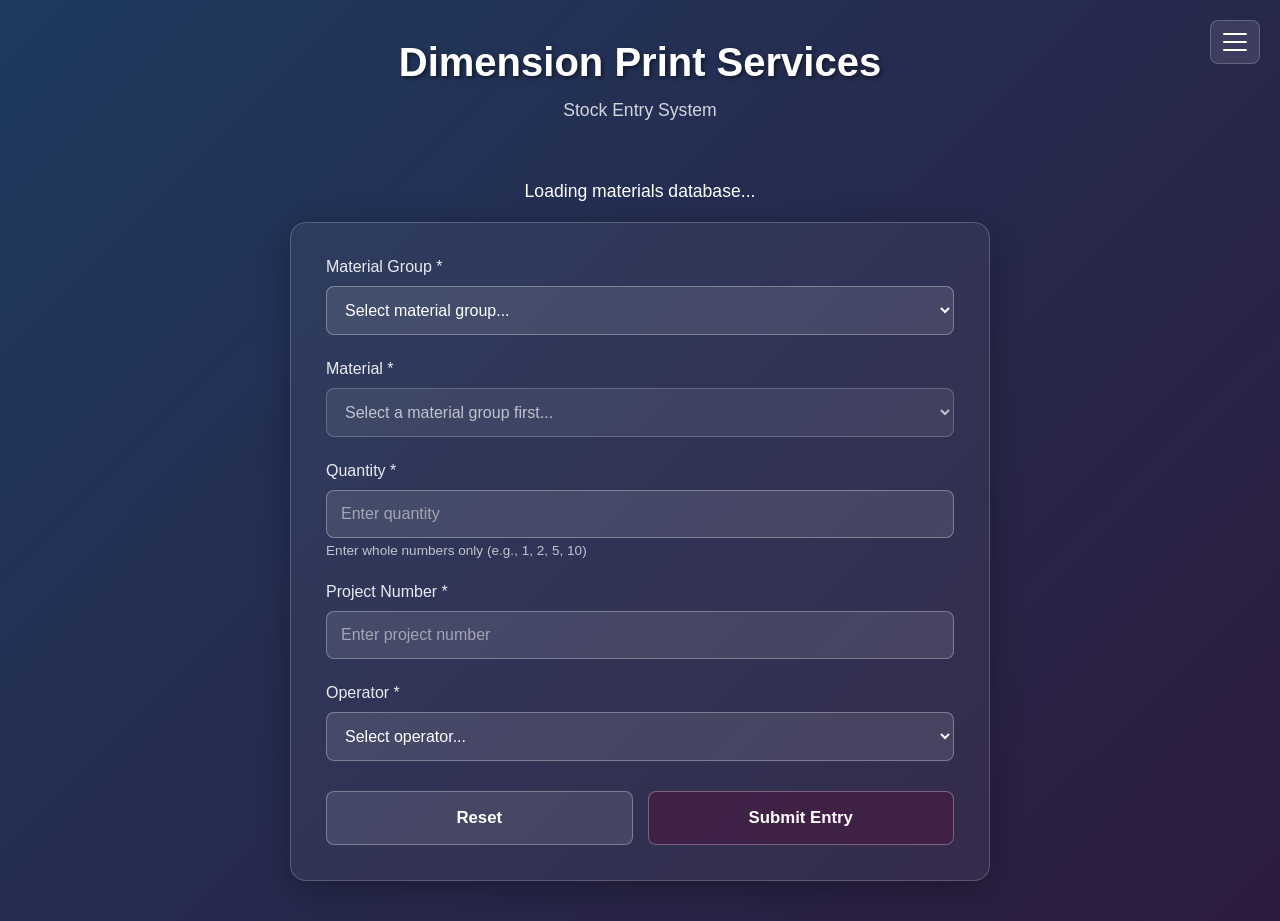
<file: desktop-entry.html>
<!DOCTYPE html>
<html lang="en">
<head>
    <meta charset="UTF-8">
    <meta name="viewport" content="width=device-width, initial-scale=1.0">
    <title>Stock Entry - Dimension Print Services</title>
    <style>
        * {
            margin: 0;
            padding: 0;
            box-sizing: border-box;
        }

        body {
            font-family: -apple-system, BlinkMacSystemFont, 'Segoe UI', Roboto, sans-serif;
            background: linear-gradient(135deg, #1e3a5f 0%, #2d1b3d 25%, #4a1942 50%, #2d1b3d 75%, #1e3a5f 100%);
            background-size: 400% 400%;
            animation: gradientShift 15s ease infinite;
            min-height: 100vh;
            color: white;
            padding: 40px 20px;
            transition: background 0.5s ease;
        }

        body.error {
            background: linear-gradient(135deg, #4a1515 0%, #2d1b1b 50%, #4a1515 100%);
        }

        body.success {
            background: linear-gradient(135deg, #1e3a5f 0%, #2d1b3d 25%, #4a1942 50%, #2d1b3d 75%, #1e3a5f 100%);
        }

        @keyframes gradientShift {
            0% { background-position: 0% 50%; }
            50% { background-position: 100% 50%; }
            100% { background-position: 0% 50%; }
        }

        .container {
            max-width: 700px;
            margin: 0 auto;
        }

        h1 {
            text-align: center;
            font-size: 2.5rem;
            margin-bottom: 15px;
            text-shadow: 2px 2px 4px rgba(0,0,0,0.5);
        }

        .subtitle {
            text-align: center;
            font-size: 1.1rem;
            margin-bottom: 40px;
            opacity: 0.8;
        }

        .form-card {
            background: rgba(255, 255, 255, 0.05);
            border: 1px solid rgba(255, 255, 255, 0.2);
            border-radius: 16px;
            padding: 35px;
            box-shadow: 0 8px 32px rgba(0, 0, 0, 0.3);
        }

        .form-group {
            margin-bottom: 25px;
        }

        label {
            display: block;
            font-size: 1rem;
            margin-bottom: 10px;
            opacity: 0.9;
            font-weight: 500;
        }

        select, input {
            width: 100%;
            padding: 14px;
            font-size: 1rem;
            background: rgba(255, 255, 255, 0.1);
            border: 1px solid rgba(255, 255, 255, 0.3);
            border-radius: 8px;
            color: white;
            transition: all 0.3s ease;
        }

        select:focus, input:focus {
            outline: none;
            background: rgba(255, 255, 255, 0.15);
            border-color: rgba(255, 255, 255, 0.5);
        }

        select option {
            background: #2d1b3d;
            color: white;
            padding: 10px;
        }

        input::placeholder {
            color: rgba(255, 255, 255, 0.5);
        }

        .button-group {
            display: grid;
            grid-template-columns: 1fr 1fr;
            gap: 15px;
            margin-top: 30px;
        }

        button {
            padding: 16px;
            font-size: 1.05rem;
            border: 1px solid rgba(255, 255, 255, 0.3);
            border-radius: 8px;
            cursor: pointer;
            transition: all 0.3s ease;
            font-weight: 600;
        }

        .submit-btn {
            background: rgba(74, 25, 66, 0.6);
            color: white;
        }

        .submit-btn:hover {
            background: rgba(74, 25, 66, 0.8);
            border-color: rgba(255, 255, 255, 0.5);
            transform: translateY(-2px);
        }

        .reset-btn {
            background: rgba(255, 255, 255, 0.1);
            color: white;
        }

        .reset-btn:hover {
            background: rgba(255, 255, 255, 0.2);
            border-color: rgba(255, 255, 255, 0.5);
        }

        .status-message {
            text-align: center;
            padding: 18px;
            border-radius: 8px;
            margin-top: 25px;
            display: none;
            font-size: 1.1rem;
            font-weight: 500;
        }

        .status-message.show {
            display: block;
        }

        .status-message.error {
            background: rgba(220, 53, 69, 0.3);
            border: 1px solid rgba(220, 53, 69, 0.5);
        }

        .status-message.success {
            background: rgba(40, 167, 69, 0.3);
            border: 1px solid rgba(40, 167, 69, 0.5);
        }

        .warning-icon {
            font-size: 3rem;
            margin-bottom: 10px;
            display: none;
        }

        body.error .warning-icon {
            display: block;
        }

        .helper-text {
            font-size: 0.85rem;
            opacity: 0.7;
            margin-top: 5px;
        }

        /* Burger Menu Styles */
        .burger-menu {
            position: fixed;
            top: 20px;
            right: 20px;
            z-index: 1000;
            cursor: pointer;
            background: rgba(255, 255, 255, 0.1);
            border: 1px solid rgba(255, 255, 255, 0.2);
            border-radius: 8px;
            padding: 12px;
            transition: all 0.3s ease;
        }

        .burger-menu:hover {
            background: rgba(255, 255, 255, 0.2);
        }

        .burger-icon {
            width: 24px;
            height: 18px;
            position: relative;
            display: flex;
            flex-direction: column;
            justify-content: space-between;
        }

        .burger-line {
            width: 100%;
            height: 2px;
            background: white;
            border-radius: 1px;
            transition: all 0.3s ease;
        }

        .burger-menu.active .burger-line:nth-child(1) {
            transform: rotate(45deg) translate(6px, 6px);
        }

        .burger-menu.active .burger-line:nth-child(2) {
            opacity: 0;
        }

        .burger-menu.active .burger-line:nth-child(3) {
            transform: rotate(-45deg) translate(8px, -8px);
        }

        /* Navigation Menu */
        .nav-menu {
            position: fixed;
            top: 0;
            right: -100%;
            width: 300px;
            height: 100vh;
            background: rgba(30, 58, 95, 0.95);
            backdrop-filter: blur(10px);
            transition: right 0.3s ease;
            z-index: 999;
            padding: 80px 20px 20px;
            box-shadow: -5px 0 15px rgba(0, 0, 0, 0.3);
        }

        .nav-menu.active {
            right: 0;
        }

        .nav-overlay {
            position: fixed;
            top: 0;
            left: 0;
            width: 100%;
            height: 100%;
            background: rgba(0, 0, 0, 0.5);
            z-index: 998;
            opacity: 0;
            visibility: hidden;
            transition: all 0.3s ease;
        }

        .nav-overlay.active {
            opacity: 1;
            visibility: visible;
        }

        .nav-title {
            font-size: 1.5rem;
            font-weight: bold;
            margin-bottom: 30px;
            padding-bottom: 15px;
            border-bottom: 1px solid rgba(255, 255, 255, 0.2);
            color: white;
        }

        .nav-links {
            list-style: none;
        }

        .nav-links li {
            margin-bottom: 15px;
        }

        .nav-links a {
            color: white;
            text-decoration: none;
            font-size: 1rem;
            display: flex;
            align-items: center;
            padding: 12px 0;
            border-radius: 8px;
            transition: all 0.3s ease;
        }

        .nav-links a:hover {
            background: rgba(255, 255, 255, 0.1);
            padding-left: 10px;
        }

        .nav-icon {
            margin-right: 12px;
            font-size: 1.2rem;
            width: 20px;
        }

        .nav-current {
            background: rgba(74, 25, 66, 0.3) !important;
            padding-left: 10px !important;
        }

        @media (max-width: 768px) {
            .nav-menu {
                width: 100%;
                right: -100%;
            }
        }
    </style>
</head>
<body>
    <!-- Burger Menu -->
    <div class="burger-menu" id="burgerMenu">
        <div class="burger-icon">
            <div class="burger-line"></div>
            <div class="burger-line"></div>
            <div class="burger-line"></div>
        </div>
    </div>

    <!-- Navigation Overlay -->
    <div class="nav-overlay" id="navOverlay"></div>

    <!-- Navigation Menu -->
    <nav class="nav-menu" id="navMenu">
        <div class="nav-title">Navigation</div>
        <ul class="nav-links">
            <li><a href="index.html"><span class="nav-icon">🏠</span>Home</a></li>
            <li><a href="mobile-scanner.html"><span class="nav-icon">📱</span>Mobile Scanner</a></li>
            <li><a href="desktop-entry.html" class="nav-current"><span class="nav-icon">💻</span>Desktop Entry</a></li>
            <li><a href="stock-request.html"><span class="nav-icon">📦</span>Request Stock</a></li>
            <li><a href="time-logging.html"><span class="nav-icon">⏰</span>Log Hours</a></li>
            <li><a href="dashboard.html"><span class="nav-icon">📊</span>Stock Dashboard</a></li>
            <li><a href="time-dashboard.html"><span class="nav-icon">⏱️</span>Time Dashboard</a></li>
            <li><a href="qr-display.html"><span class="nav-icon">📺</span>QR Display</a></li>
            <li><a href="qr-generator.html"><span class="nav-icon">🖨️</span>Print QR Codes</a></li>
            <li><a href="settings.html"><span class="nav-icon">⚙️</span>Settings</a></li>
        </ul>
    </nav>

    <div class="container">
        <h1>Dimension Print Services</h1>
        <p class="subtitle">Stock Entry System</p>
        
        <div id="loadingMessage" style="text-align: center; padding: 20px; font-size: 1.1rem;">
            Loading materials database...
        </div>
        
        <div class="form-card">
            <form id="stockForm">
                <div class="form-group">
                    <label for="materialGroup">Material Group *</label>
                    <select id="materialGroup" required>
                        <option value="">Select material group...</option>
                        <option value="group1">Print stock Group 1 - Lamination</option>
                        <option value="group2">Print stock Group 2 - Films & Paper</option>
                        <option value="group3">Print stock Group 3 - Self Adhesive</option>
                        <option value="group4">Print stock Group 4 - Acrylic</option>
                        <option value="group5">Print stock Group 5 - Corrugated & Xanita</option>
                        <option value="group6">Print stock Group 6 - Solid Board</option>
                        <option value="group7">Print stock Group 7 - Konica Materials</option>
                        <option value="group8">Print stock Group 8 - Other Plastics</option>
                    </select>
                </div>

                <div class="form-group">
                    <label for="material">Material *</label>
                    <select id="material" required disabled>
                        <option value="">Select a material group first...</option>
                    </select>
                </div>

                <div class="form-group">
                    <label for="quantity">Quantity *</label>
                    <input type="number" id="quantity" step="1" min="1" required placeholder="Enter quantity" oninput="validateQuantity(this)">
                    <div class="helper-text">Enter whole numbers only (e.g., 1, 2, 5, 10)</div>
                </div>

                <div class="form-group">
                    <label for="projectNumber">Project Number *</label>
                    <input type="number" id="projectNumber" required placeholder="Enter project number" min="1" max="999999" maxlength="6" oninput="validateProjectNumber(this)">
                </div>

                <div class="form-group">
                    <label for="operator">Operator *</label>
                    <select id="operator" required>
                        <option value="">Loading operators...</option>
                    </select>
                </div>

                <div class="button-group">
                    <button type="button" class="reset-btn" onclick="resetForm()">Reset</button>
                    <button type="submit" class="submit-btn">Submit Entry</button>
                </div>
            </form>

            <div class="status-message" id="statusMessage">
                <div class="warning-icon">⚠️</div>
                <span id="statusText"></span>
            </div>
        </div>
    </div>

    <script>
        const WEBHOOK_URL = 'https://script.google.com/macros/s/AKfycby-8x2Z_cNcyMrAohMtZvOHcYK2RNDQfv9q0E45KLzbcSGeJpunR_awAyRULqMGFxUeFw/exec';
        const MATERIALS_API_URL = 'https://script.google.com/macros/s/AKfycbxfwTCFpqG355ARlOhrmkBUaMh9LP82uYTxSdwlDA722HS0fwwkOJymv3DeTtmOGKKMgQ/exec';
        const OPERATORS_API_URL = 'https://script.google.com/macros/s/AKfycbwtXvrra60t2mg75VYifnt1gxUR1yMAw8t8Rm5dq9vdEJQqoulXaD-W6zbqJHhh0oHR/exec';

        let MATERIAL_GROUPS = {};
        let materialsLoaded = false;
        let OPERATORS = {};

        function validateProjectNumber(input) {
            // Remove any non-numeric characters
            let value = input.value.replace(/[^0-9]/g, '');
            
            // Limit to 6 digits maximum
            if (value.length > 6) {
                value = value.substring(0, 6);
            }
            
            // Update the input value
            input.value = value;
        }

        function validateQuantity(input) {
            // Remove any non-numeric characters
            let value = input.value.replace(/[^0-9]/g, '');
            
            // Ensure minimum value of 1
            if (value === '' || parseInt(value) < 1) {
                value = '';
            }
            
            // Update the input value
            input.value = value;
        }

        async function loadMaterials() {
            try {
                const response = await fetch(MATERIALS_API_URL);
                const data = await response.json();
                
                if (data.materialGroups) {
                    MATERIAL_GROUPS = data.materialGroups;
                    materialsLoaded = true;
                    document.getElementById('loadingMessage').style.display = 'none';
                    console.log('Material groups loaded:', Object.keys(MATERIAL_GROUPS).length, 'groups');
                } else {
                    throw new Error('No material groups data received');
                }
            } catch (error) {
                console.error('Failed to load materials:', error);
                showError("Failed to load materials database. Please refresh the page.");
            }
        }

        async function loadOperators() {
            try {
                const response = await fetch(OPERATORS_API_URL);
                const data = await response.json();
                
                if (data.operators) {
                    OPERATORS = data.operators;
                    populateOperatorDropdown();
                } else {
                    console.error('Error loading operators:', data.error);
                    useFallbackOperators();
                }
            } catch (error) {
                console.error('Error fetching operators:', error);
                useFallbackOperators();
            }
        }

        function useFallbackOperators() {
            OPERATORS = {
                'Mark McCann': 'Perm',
                'John Pugh': 'Perm',
                'Andre Zinenko': 'Perm'
            };
            populateOperatorDropdown();
        }

        function populateOperatorDropdown() {
            const operatorSelect = document.getElementById('operator');
            operatorSelect.innerHTML = '<option value="">Select operator...</option>';
            
            Object.keys(OPERATORS).sort().forEach(name => {
                const option = document.createElement('option');
                option.value = name;
                option.textContent = name;
                operatorSelect.appendChild(option);
            });
        }

        document.getElementById('materialGroup').addEventListener('change', function() {
            const group = this.value;
            const materialSelect = document.getElementById('material');
            
            if (group) {
                materialSelect.disabled = false;
                materialSelect.innerHTML = '<option value="">Select material...</option>';
                
                const materials = MATERIAL_GROUPS[group];
                for (const [code, description] of Object.entries(materials)) {
                    const option = document.createElement('option');
                    option.value = code;
                    option.textContent = `${code} - ${description}`;
                    materialSelect.appendChild(option);
                }
            } else {
                materialSelect.disabled = true;
                materialSelect.innerHTML = '<option value="">Select a material group first...</option>';
            }
        });

        function resetForm() {
            document.getElementById('stockForm').reset();
            document.getElementById('material').disabled = true;
            document.getElementById('material').innerHTML = '<option value="">Select a material group first...</option>';
            document.getElementById('statusMessage').classList.remove('show');
            document.body.classList.remove('error', 'success');
        }

        function showStatus(message, type) {
            const statusMessage = document.getElementById('statusMessage');
            const statusText = document.getElementById('statusText');
            
            statusText.textContent = message;
            statusMessage.className = 'status-message show ' + type;
            
            if (type === 'error') {
                document.body.classList.add('error');
                setTimeout(() => {
                    document.body.classList.remove('error');
                }, 3000);
            }
            
            if (type === 'success') {
                document.body.classList.add('success');
            }
        }

        document.getElementById('stockForm').addEventListener('submit', async function(e) {
            e.preventDefault();
            
            const inventoryId = document.getElementById('material').value;
            const quantity = parseInt(document.getElementById('quantity').value);
            const projectNumber = document.getElementById('projectNumber').value;
            const operator = document.getElementById('operator').value;
            const group = document.getElementById('materialGroup').value;
            
            if (!Number.isInteger(quantity) || quantity < 1) {
                showStatus("Quantity must be a whole number greater than 0", "error");
                return;
            }
            
            const materialDescription = MATERIAL_GROUPS[group][inventoryId];
            
            const data = {
                timestamp: new Date().toISOString(),
                entryMethod: 'Desktop',
                inventoryId: inventoryId,
                materialDescription: materialDescription,
                quantity: quantity,
                projectNumber: projectNumber,
                operator: operator
            };
            
            try {
                const response = await fetch(WEBHOOK_URL, {
                    method: 'POST',
                    mode: 'no-cors',
                    headers: {
                        'Content-Type': 'application/json',
                    },
                    body: JSON.stringify(data)
                });
                
                showStatus("✓ Entry recorded successfully!", "success");
                
                setTimeout(() => {
                    resetForm();
                }, 2000);
                
            } catch (error) {
                console.error('Error:', error);
                showStatus("Failed to record entry. Check your internet connection.", "error");
            }
        });

        // Burger Menu Functionality
        function initBurgerMenu() {
            const burgerMenu = document.getElementById('burgerMenu');
            const navMenu = document.getElementById('navMenu');
            const navOverlay = document.getElementById('navOverlay');

            function toggleMenu() {
                burgerMenu.classList.toggle('active');
                navMenu.classList.toggle('active');
                navOverlay.classList.toggle('active');
            }

            function closeMenu() {
                burgerMenu.classList.remove('active');
                navMenu.classList.remove('active');
                navOverlay.classList.remove('active');
            }

            burgerMenu.addEventListener('click', toggleMenu);
            navOverlay.addEventListener('click', closeMenu);

            // Close menu when clicking a nav link
            document.querySelectorAll('.nav-links a').forEach(link => {
                link.addEventListener('click', closeMenu);
            });

            // Close menu on escape key
            document.addEventListener('keydown', function(e) {
                if (e.key === 'Escape') {
                    closeMenu();
                }
            });
        }

        // Load materials and operators when page loads
        document.addEventListener('DOMContentLoaded', function() {
            loadMaterials();
            loadOperators();
            initBurgerMenu();
        });
    </script>
</body>
</html>
</file>
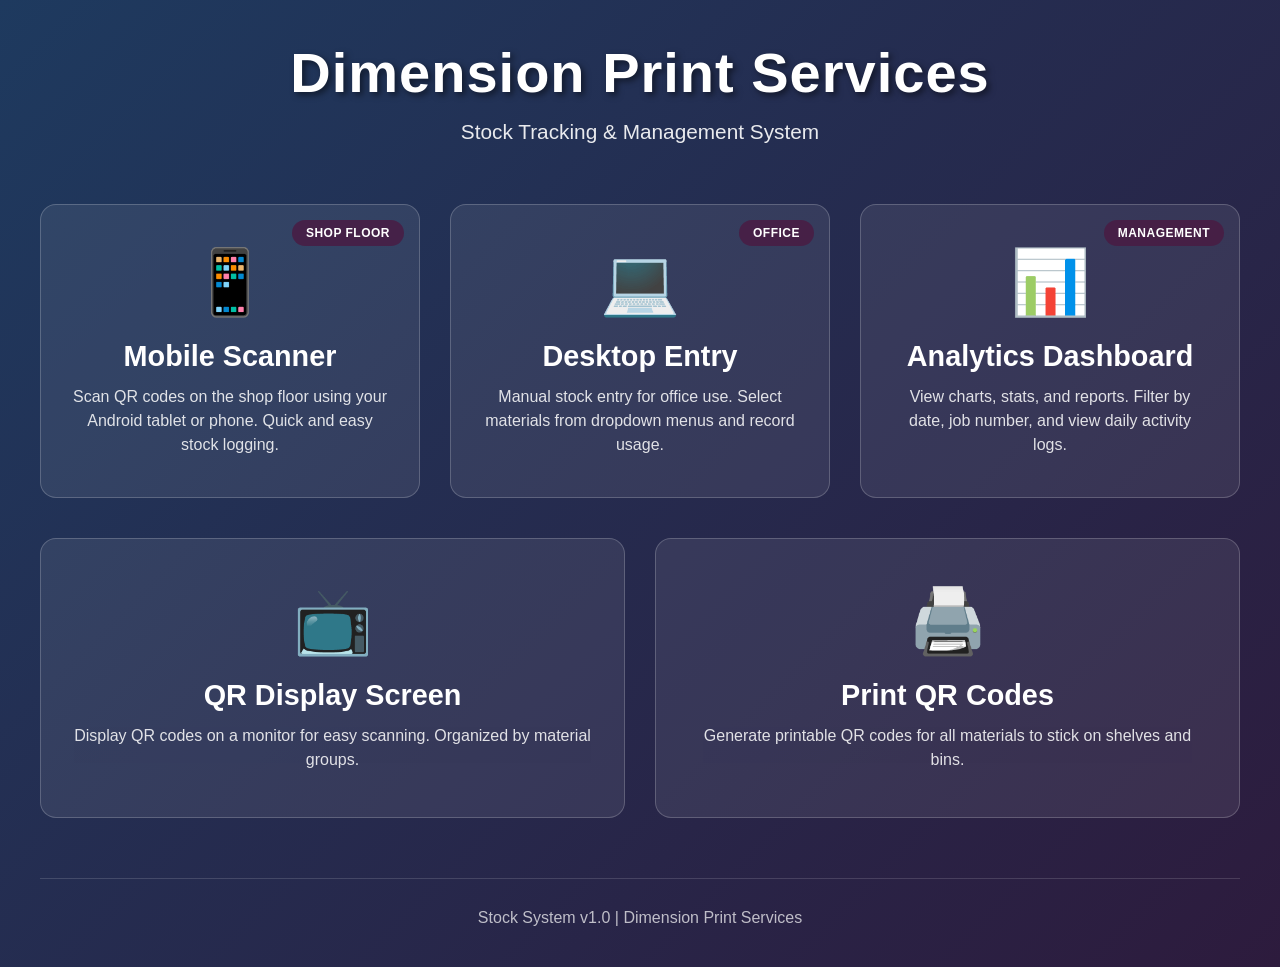
<file: hub-home-page.html>
<!DOCTYPE html>
<html lang="en">
<head>
    <meta charset="UTF-8">
    <meta name="viewport" content="width=device-width, initial-scale=1.0">
    <title>Stock System - Dimension Print Services</title>
    <style>
        * {
            margin: 0;
            padding: 0;
            box-sizing: border-box;
        }

        body {
            font-family: -apple-system, BlinkMacSystemFont, 'Segoe UI', Roboto, sans-serif;
            background: linear-gradient(135deg, #1e3a5f 0%, #2d1b3d 25%, #4a1942 50%, #2d1b3d 75%, #1e3a5f 100%);
            background-size: 400% 400%;
            animation: gradientShift 15s ease infinite;
            min-height: 100vh;
            color: white;
            padding: 40px 20px;
        }

        @keyframes gradientShift {
            0% { background-position: 0% 50%; }
            50% { background-position: 100% 50%; }
            100% { background-position: 0% 50%; }
        }

        .container {
            max-width: 1200px;
            margin: 0 auto;
        }

        .header {
            text-align: center;
            margin-bottom: 60px;
        }

        h1 {
            font-size: 3.5rem;
            margin-bottom: 15px;
            text-shadow: 3px 3px 6px rgba(0,0,0,0.5);
            letter-spacing: 1px;
        }

        .tagline {
            font-size: 1.3rem;
            opacity: 0.9;
            font-weight: 300;
        }

        .grid {
            display: grid;
            grid-template-columns: repeat(auto-fit, minmax(320px, 1fr));
            gap: 30px;
            margin-bottom: 40px;
        }

        .card {
            background: rgba(255, 255, 255, 0.08);
            border: 1px solid rgba(255, 255, 255, 0.2);
            border-radius: 16px;
            padding: 40px 30px;
            text-align: center;
            transition: all 0.4s ease;
            cursor: pointer;
            text-decoration: none;
            color: white;
            display: flex;
            flex-direction: column;
            align-items: center;
            justify-content: center;
            min-height: 280px;
            position: relative;
            overflow: hidden;
        }

        .card::before {
            content: '';
            position: absolute;
            top: 0;
            left: 0;
            right: 0;
            bottom: 0;
            background: linear-gradient(135deg, rgba(74, 25, 66, 0.1) 0%, rgba(30, 58, 95, 0.1) 100%);
            opacity: 0;
            transition: opacity 0.4s ease;
        }

        .card:hover {
            transform: translateY(-10px);
            background: rgba(255, 255, 255, 0.12);
            border-color: rgba(255, 255, 255, 0.4);
            box-shadow: 0 20px 40px rgba(0, 0, 0, 0.3);
        }

        .card:hover::before {
            opacity: 1;
        }

        .card-icon {
            font-size: 4rem;
            margin-bottom: 20px;
            position: relative;
            z-index: 1;
        }

        .card-title {
            font-size: 1.8rem;
            font-weight: bold;
            margin-bottom: 12px;
            position: relative;
            z-index: 1;
        }

        .card-description {
            font-size: 1rem;
            opacity: 0.85;
            line-height: 1.5;
            position: relative;
            z-index: 1;
        }

        .card-badge {
            position: absolute;
            top: 15px;
            right: 15px;
            background: rgba(74, 25, 66, 0.8);
            padding: 6px 14px;
            border-radius: 20px;
            font-size: 0.75rem;
            font-weight: 600;
            text-transform: uppercase;
            letter-spacing: 0.5px;
        }

        .primary-card {
            grid-column: span 1;
        }

        .secondary-cards {
            display: grid;
            grid-template-columns: repeat(auto-fit, minmax(280px, 1fr));
            gap: 30px;
        }

        .footer {
            text-align: center;
            margin-top: 60px;
            padding-top: 30px;
            border-top: 1px solid rgba(255, 255, 255, 0.2);
            opacity: 0.7;
        }

        @media (max-width: 768px) {
            h1 {
                font-size: 2.5rem;
            }

            .tagline {
                font-size: 1.1rem;
            }

            .card {
                min-height: 240px;
            }

            .card-icon {
                font-size: 3rem;
            }

            .card-title {
                font-size: 1.5rem;
            }
        }
    </style>
</head>
<body>
    <div class="container">
        <div class="header">
            <h1>Dimension Print Services</h1>
            <p class="tagline">Stock Tracking & Management System</p>
        </div>

        <div class="grid">
            <!-- Mobile Scanner -->
            <a href="mobile-scanner.html" class="card primary-card">
                <div class="card-badge">Shop Floor</div>
                <div class="card-icon">📱</div>
                <div class="card-title">Mobile Scanner</div>
                <div class="card-description">
                    Scan QR codes on the shop floor using your Android tablet or phone. Quick and easy stock logging.
                </div>
            </a>

            <!-- Desktop Entry -->
            <a href="desktop-entry.html" class="card primary-card">
                <div class="card-badge">Office</div>
                <div class="card-icon">💻</div>
                <div class="card-title">Desktop Entry</div>
                <div class="card-description">
                    Manual stock entry for office use. Select materials from dropdown menus and record usage.
                </div>
            </a>

            <!-- Analytics Dashboard -->
            <a href="dashboard.html" class="card primary-card">
                <div class="card-badge">Management</div>
                <div class="card-icon">📊</div>
                <div class="card-title">Analytics Dashboard</div>
                <div class="card-description">
                    View charts, stats, and reports. Filter by date, job number, and view daily activity logs.
                </div>
            </a>
        </div>

        <div class="secondary-cards">
            <!-- QR Display Screen -->
            <a href="qr-display.html" class="card">
                <div class="card-icon">📺</div>
                <div class="card-title">QR Display Screen</div>
                <div class="card-description">
                    Display QR codes on a monitor for easy scanning. Organized by material groups.
                </div>
            </a>

            <!-- QR Code Generator -->
            <a href="qr-generator.html" class="card">
                <div class="card-icon">🖨️</div>
                <div class="card-title">Print QR Codes</div>
                <div class="card-description">
                    Generate printable QR codes for all materials to stick on shelves and bins.
                </div>
            </a>
        </div>

        <div class="footer">
            <p>Stock System v1.0 | Dimension Print Services</p>
        </div>
    </div>
</body>
</html>
</file>
